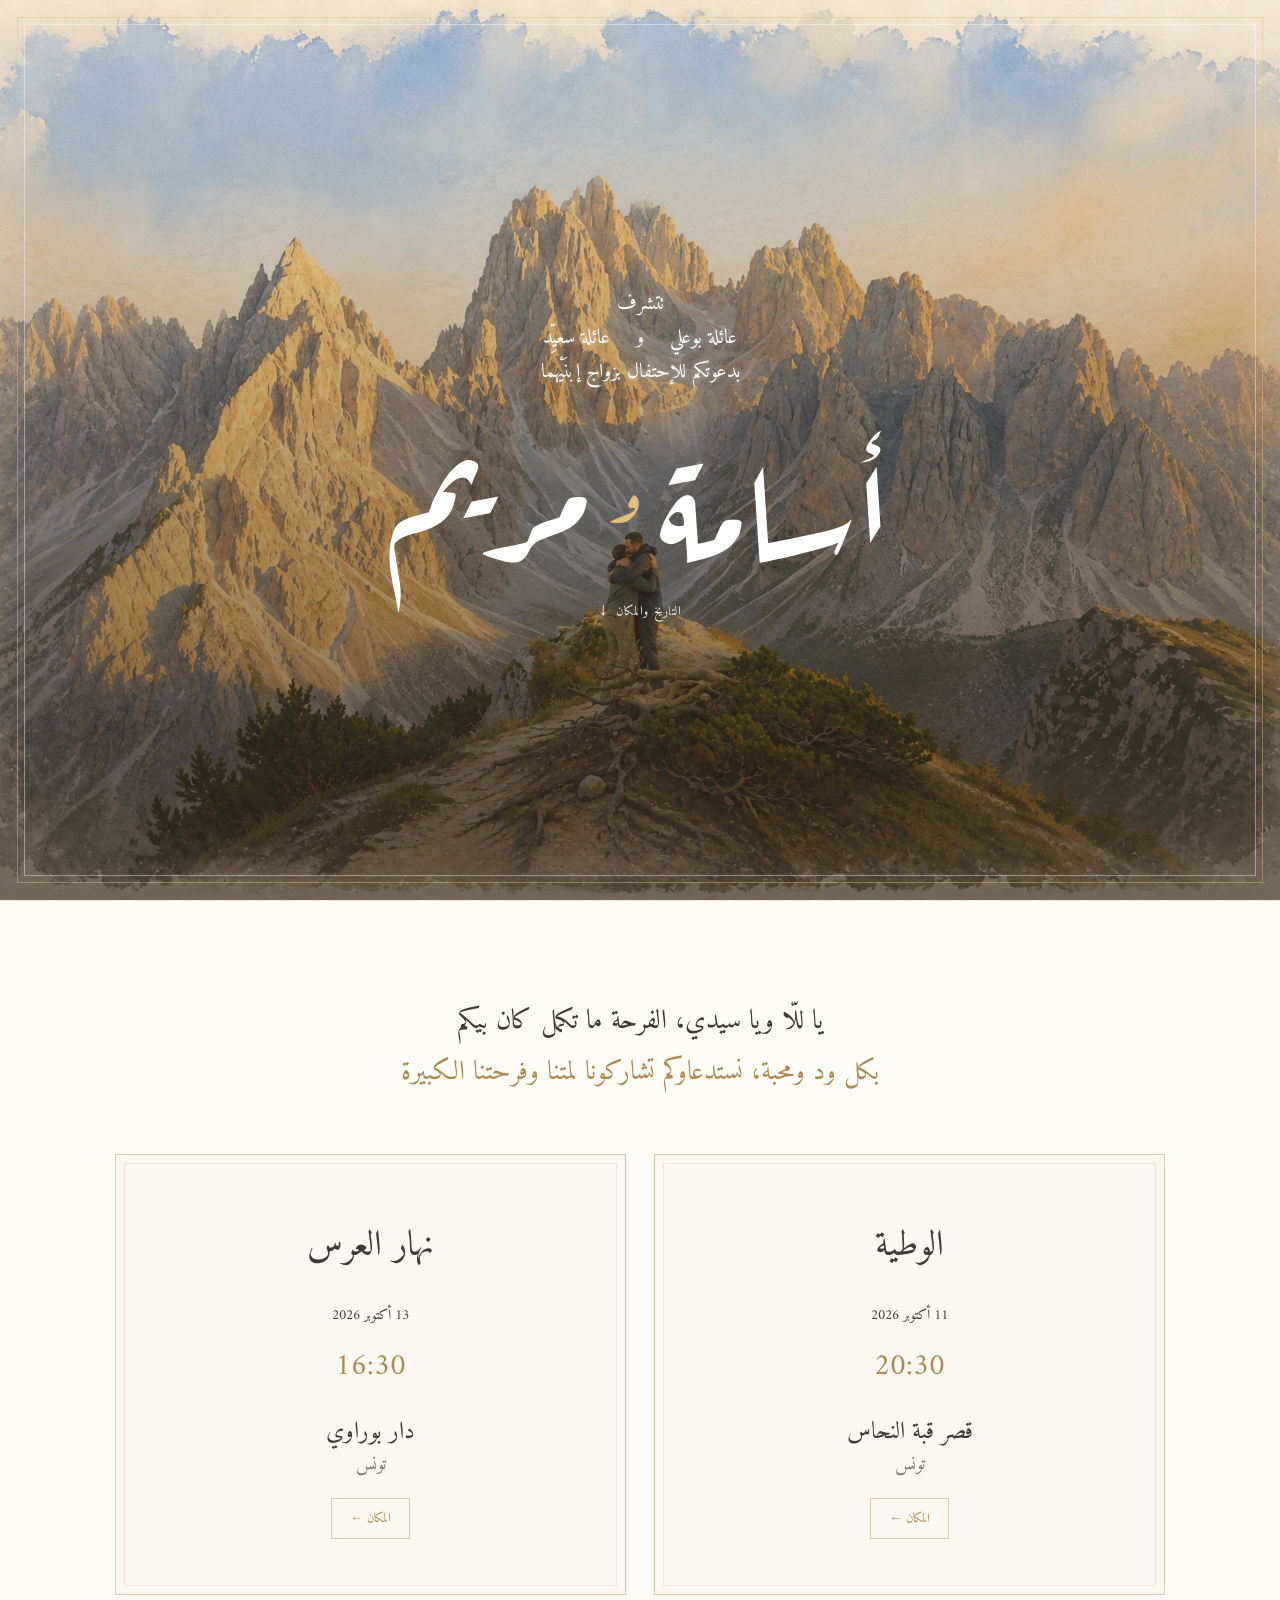
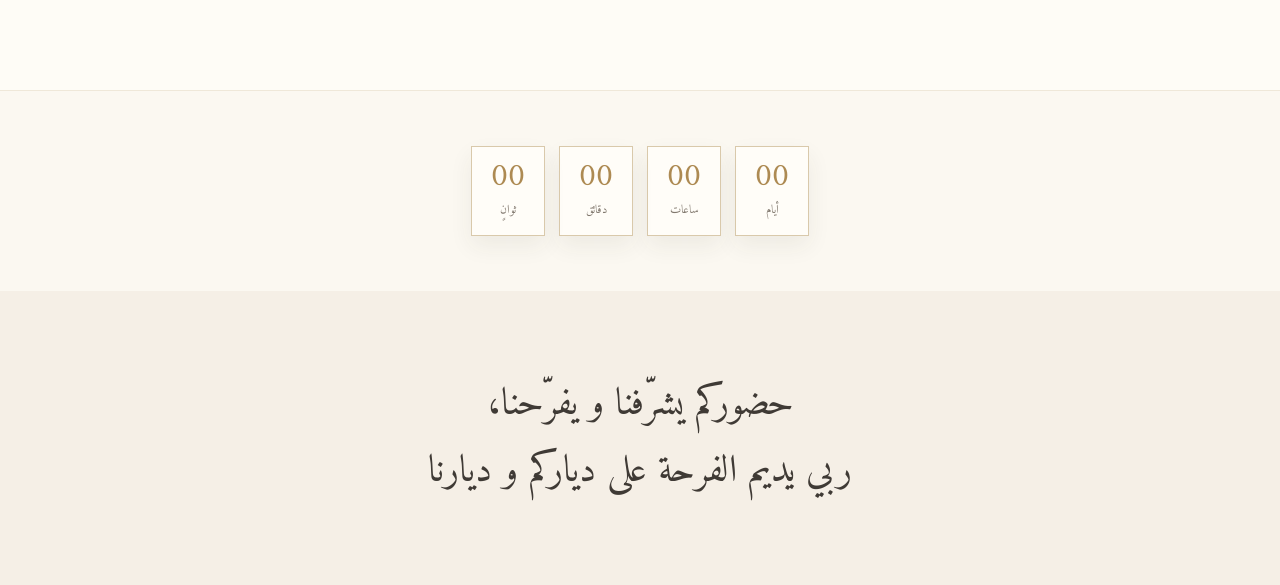
<file: index.html>
<!DOCTYPE html>
<html lang="ar" dir="rtl">
<head>
<meta charset="UTF-8">
<meta name="viewport" content="width=device-width, initial-scale=1.0">
<title>أسامة و مريم — دعوة زفاف</title>
<link rel="icon" type="image/png" href="./ring.png">

  <!-- Link preview -->
<meta property="og:title" content="Oussama & Meriem 💍">
<meta property="og:description" content="Invitation">
<meta property="og:image" content="https://wedding-oussama-meriem.com/preview.jpeg">
<meta property="og:url" content="https://wedding-oussama-meriem.com">
<meta property="og:type" content="website">
<meta property="og:site_name" content="Oussama & Meriem">

  <meta name="description" content="دعوة زفاف مريم وأسامة — 11 أكتوبر 2026 و13 أكتوبر 2026.">

<style>
  @import url('https://fonts.googleapis.com/css2?family=Aref+Ruqaa:wght@400;700&display=swap');
  @import url('https://fonts.googleapis.com/css2?family=Noto+Naskh+Arabic:wght@400;500;600;700&display=swap');
  @import url('https://fonts.googleapis.com/css2?family=Amiri:wght@400;700&display=swap');

  :root {
    --ivory: #fbf8f1;
    --paper: #fffdf8;
    --ink: #3f3a35;
    --muted: #81786e;
    --gold: #ad8a52;
    --line: #d9c9ab;
  }

  * { box-sizing: border-box; }
  html { scroll-behavior: smooth; }

  body {
    margin: 0;
    min-height: 100vh;
    color: var(--ink);
    font-family: "Amiri", serif;
    font-weight: 400;
    background-color: var(--ivory);
    background-image:
      repeating-linear-gradient(45deg, rgba(173,138,82,.045) 0 1px, transparent 1px 8px),
      repeating-linear-gradient(-45deg, rgba(173,138,82,.045) 0 1px, transparent 1px 8px),
      radial-gradient(1200px 620px at 50% -12%, rgba(173,138,82,.12), transparent 62%),
      radial-gradient(900px 520px at 50% 112%, rgba(173,138,82,.08), transparent 62%),
      linear-gradient(180deg, #fdfbf6 0%, var(--ivory) 50%, #f6f1e6 100%);
    background-attachment: fixed;
  }

  .hero {
    min-height: 100vh;
    display: flex;
    align-items: center;
    justify-content: center;
    text-align: center;
    padding: 60px 22px;
    position: relative;
    overflow: hidden;
    color: #fff;
    background:
      linear-gradient(180deg, rgba(251,248,241,.12) 0%, rgba(46,36,26,.28) 45%, rgba(35,26,18,.62) 100%),
      url("assets/imgfsfs.png") center/cover no-repeat;
  }

  .hero::before {
    content: "";
    position: absolute;
    inset: 24px;
    border: 1px solid rgba(255,255,255,.4);
    outline: 1px solid rgba(224,191,122,.45);
    outline-offset: 6px;
    pointer-events: none;
  }

  .hero .eyebrow {
    color: white;
    text-shadow: 0 0 6px rgba(255,255,255,.4);
  }
  .hero .amp { color: #e0bf7a; }
  .hero .invite-line { color: rgba(255,255,255,.92); }
  .hero .date-line { color: #e0bf7a; }
  .hero .scroll { color: rgba(255,255,255,.95); }

  .intro {
    max-width: 850px;
    width: 100%;
    display: flex;
    flex-direction: column;
    align-items: center;
    justify-content: flex-start;
    text-align: center;
    animation: fadeUp 1.2s ease both;
    padding-top: 10px;
  }

  .eyebrow {
    font-size: 20px;
    line-height: 1.7;
    color: var(--muted);
    margin: 0 auto 28px;
    width: 100%;
    text-align: center;
  }

  .eyebrow .and {
    color: white;
    margin: 0 20px;
  }

  .invite-line {
    margin: 26px 0 0;
    font-weight: 300;
    font-size: clamp(15px, 2.4vw, 19px);
    line-height: 1.8;
    color: var(--muted);
  }

  h1 {
    display: flex;
    align-items: center;
    justify-content: center;
    gap: 0.15em;
    flex-wrap: wrap;
    font-family: "Aref Ruqaa", serif;
    font-size: clamp(60px, 11vw, 140px);
    line-height: 1.1;
    font-weight: 400;
    margin: 0;
  }

  h1 span {
    display: inline-block;
  }

  .amp {
    display: inline-block;
    font-size: .42em;
    color: var(--gold);
    line-height: 1.3;
    margin: 0;
  }

  .date-line {
    margin-top: 22px;
    color: var(--gold);
    font-size: 13px;
  }

  .scroll {
    display: inline-flex;
    align-items: center;
    justify-content: center;
    gap: 8px;
    margin-top: 28px;
    color: rgba(255,255,255,.95);
    text-decoration: none;
    font-size: 13px;
    letter-spacing: 0.04em;
    animation: floatDown 2s ease-in-out infinite;
  }

  .scroll .arrow {
    display: inline-block;
    font-size: 18px;
    line-height: 1;
  }

  @keyframes floatDown {
    0%, 100% { transform: translateY(0); opacity: 0.8; }
    50% { transform: translateY(6px); opacity: 1; }
  }

  section {
    padding: 95px 22px;
  }

  .section-inner {
    max-width: 1050px;
    margin: auto;
  }

  .events {
    background: rgba(255,253,248,.82);
    border-top: 1px solid rgba(173,138,82,.18);
    border-bottom: 1px solid rgba(173,138,82,.18);
    font-family: "Amiri", serif;
  }

  .section-title {
    text-align: center;
    font-family: "Amiri", serif;
    font-weight: 400;
    font-size: 48px;
    margin: 0 0 55px;
  }

  .event-intro {
    text-align: center;
    font-size: clamp(20px, 3vw, 27px);
    line-height: 1.9;
    color: var(--ink);
    margin: 0 auto 55px;
    max-width: 680px;
  }

  .event-intro .soft {
    color: var(--gold);
  }

  .closing {
    text-align: center;
    max-width: 650px;
    margin: 55px auto 0;
    line-height: 1.9;
    color: var(--muted);
    font-size: 22px;
  }

  .event-grid {
    display: grid;
    grid-template-columns: repeat(2, 1fr);
    gap: 28px;
  }

  .event {
    text-align: center;
    padding: 55px 30px;
    border: 1px solid var(--line);
    background: var(--ivory);
    position: relative;
  }

  .event::before {
    content: "";
    position: absolute;
    inset: 8px;
    border: 1px solid rgba(173,138,82,.18);
    pointer-events: none;
  }



  .event h3 {
    font-family: "Amiri", serif;
    font-size: 36px;
    font-weight: 400;
    margin: 5px 0 25px;
  }

  .event-date {
    font-size: 14px;
    margin-bottom: 12px;
  }

  .event-time {
    font-family: "Amiri", serif;
    font-size: 30px;
    color: var(--gold);
    margin-bottom: 20px;
  }

  .place {
    font-size: 18px;
    color: var(--muted);
    line-height: 1.6;
  }

  .place strong {
    display: block;
    color: var(--ink);
    font-weight: 500;
    font-size: 24px;
  }

  .map-link {
    display: inline-block;
    margin-top: 18px;
    padding: 8px 18px;
    border: 1px solid var(--line);
    color: var(--gold);
    text-decoration: none;
    font-size: 13px;
    transition: .25s;
  }

  .map-link:hover {
    background: var(--gold);
    color: white;
  }

  .countdown-section {
    text-align: center;
    padding-top: 55px;
    padding-bottom: 55px;
  }

  .countdown-section .section-title {
    font-size: 32px;
    margin-bottom: 26px;
  }

  .countdown-sub {
    margin: 0 0 30px;
    color: var(--muted);
    font-size: 13px;
  }

  .countdown {
    display: flex;
    justify-content: center;
    gap: 14px;
    flex-wrap: wrap;
  }

  .count-box {
    min-width: 74px;
    padding: 14px 10px;
    border: 1px solid var(--line);
    background: var(--paper);
    box-shadow: 0 10px 22px rgba(61,55,45,.07);
  }

  .count-box strong {
    display: block;
    font-family: "Amiri", serif;
    font-size: 32px;
    font-weight: 400;
    line-height: 1;
    color: var(--gold);
  }

  .count-box span {
    display: block;
    margin-top: 7px;
    font-size: 12px;
    color: var(--muted);
  }

  .details {
    text-align: center;
    padding-bottom: 24px;
  }

  .details p {
    max-width: 650px;
    margin: 0 auto;
    line-height: 1.9;
    color: var(--muted);
  }


  footer {
    text-align: center;
    padding: 80px 20px;
    background: rgba(244,239,229,.9);
  }

  footer .names {
    font-family: "Amiri", serif;
    font-size: 38px;
  }

  footer p {
    color: var(--muted);
    font-size: 13px;
  }


  @keyframes fadeUp {
    from { opacity: 0; transform: translateY(20px); }
    to { opacity: 1; transform: translateY(0); }
  }

  @media (max-width: 700px) {
    .event-grid { grid-template-columns: 1fr; }
    section { padding: 70px 18px; }
    .hero::before { inset: 16px; outline-offset: 4px; }
  }
</style>
</head>

<body>
  <header class="hero">
    <div class="intro">
      <div class="eyebrow">
        تتشرف<br>
        عائلة بوعلي <span class="and">و</span> عائلة سعيِّد<br>
        بدعوتكم للإحتفال بزواج إبنَيْهما
      </div>
      <h1>
        <span>أسامة</span>
        <span class="amp">و</span>
        <span>مريم</span>
      </h1>
      <a class="scroll" href="#events">
        <span>التاريخ والمكان</span>
        <span class="arrow">↓</span>
      </a>
    </div>
  </header>

  <section class="events" id="events">
    <div class="section-inner">

      <p class="event-intro">
        يا للّا ويا سيدي، الفرحة ما تكمل كان بيكم<br>
        <span class="soft">بكل ود ومحبة، نستدعاوكم  تشاركونا  لمتنا وفرحتنا الكبيرة</span>
      </p>

      <div class="event-grid">
        <article class="event">
          <h3>الوطية</h3>
          <div class="event-date">11 أكتوبر 2026</div>
          <div class="event-time">20:30</div>
          <div class="place">
            <strong>قصر قبة النحاس</strong>
            تونس
          </div>
          <a class="map-link" href="https://maps.app.goo.gl/yHK8Vu2aBWJioWhB8" target="_blank" rel="noopener">المكان ←</a>
        </article>

        <article class="event">
          <h3> نهار العرس</h3>
          <div class="event-date">13 أكتوبر 2026</div>
          <div class="event-time">16:30</div>
          <div class="place">
            <strong>دار بوراوي</strong>
            تونس
          </div>
          <a class="map-link" href="https://maps.app.goo.gl/rtyb2e9paiuTFKTW6" target="_blank" rel="noopener">المكان   ←</a>
        </article>
      </div>
    </div>
  </section>

  <section class="countdown-section">
    <div class="section-inner">
      <div class="countdown">
        <div class="count-box"><strong id="cd-days">00</strong><span>أيام</span></div>
        <div class="count-box"><strong id="cd-hours">00</strong><span>ساعات</span></div>
        <div class="count-box"><strong id="cd-minutes">00</strong><span>دقائق</span></div>
        <div class="count-box"><strong id="cd-seconds">00</strong><span>ثوانٍ</span></div>
      </div>
    </div>
  </section>

  <footer>
    <div class="names">
      حضوركم يشرّفنا و يفرّحنا، <br>
       ربي يديم الفرحة على دياركم و ديارنا

</div>
  </footer>

  <script>
    (function () {
      const target = new Date("2026-10-13T16:30:00").getTime();
      const pad = (n) => String(n).padStart(2, "0");
      function tick() {
        const diff = Math.max(0, target - Date.now());
        const days = Math.floor(diff / 86400000);
        const hours = Math.floor((diff % 86400000) / 3600000);
        const minutes = Math.floor((diff % 3600000) / 60000);
        const seconds = Math.floor((diff % 60000) / 1000);
        document.getElementById("cd-days").textContent = pad(days);
        document.getElementById("cd-hours").textContent = pad(hours);
        document.getElementById("cd-minutes").textContent = pad(minutes);
        document.getElementById("cd-seconds").textContent = pad(seconds);
      }
      tick();
      setInterval(tick, 1000);
    })();
  </script>
</body>
</html>
</file>
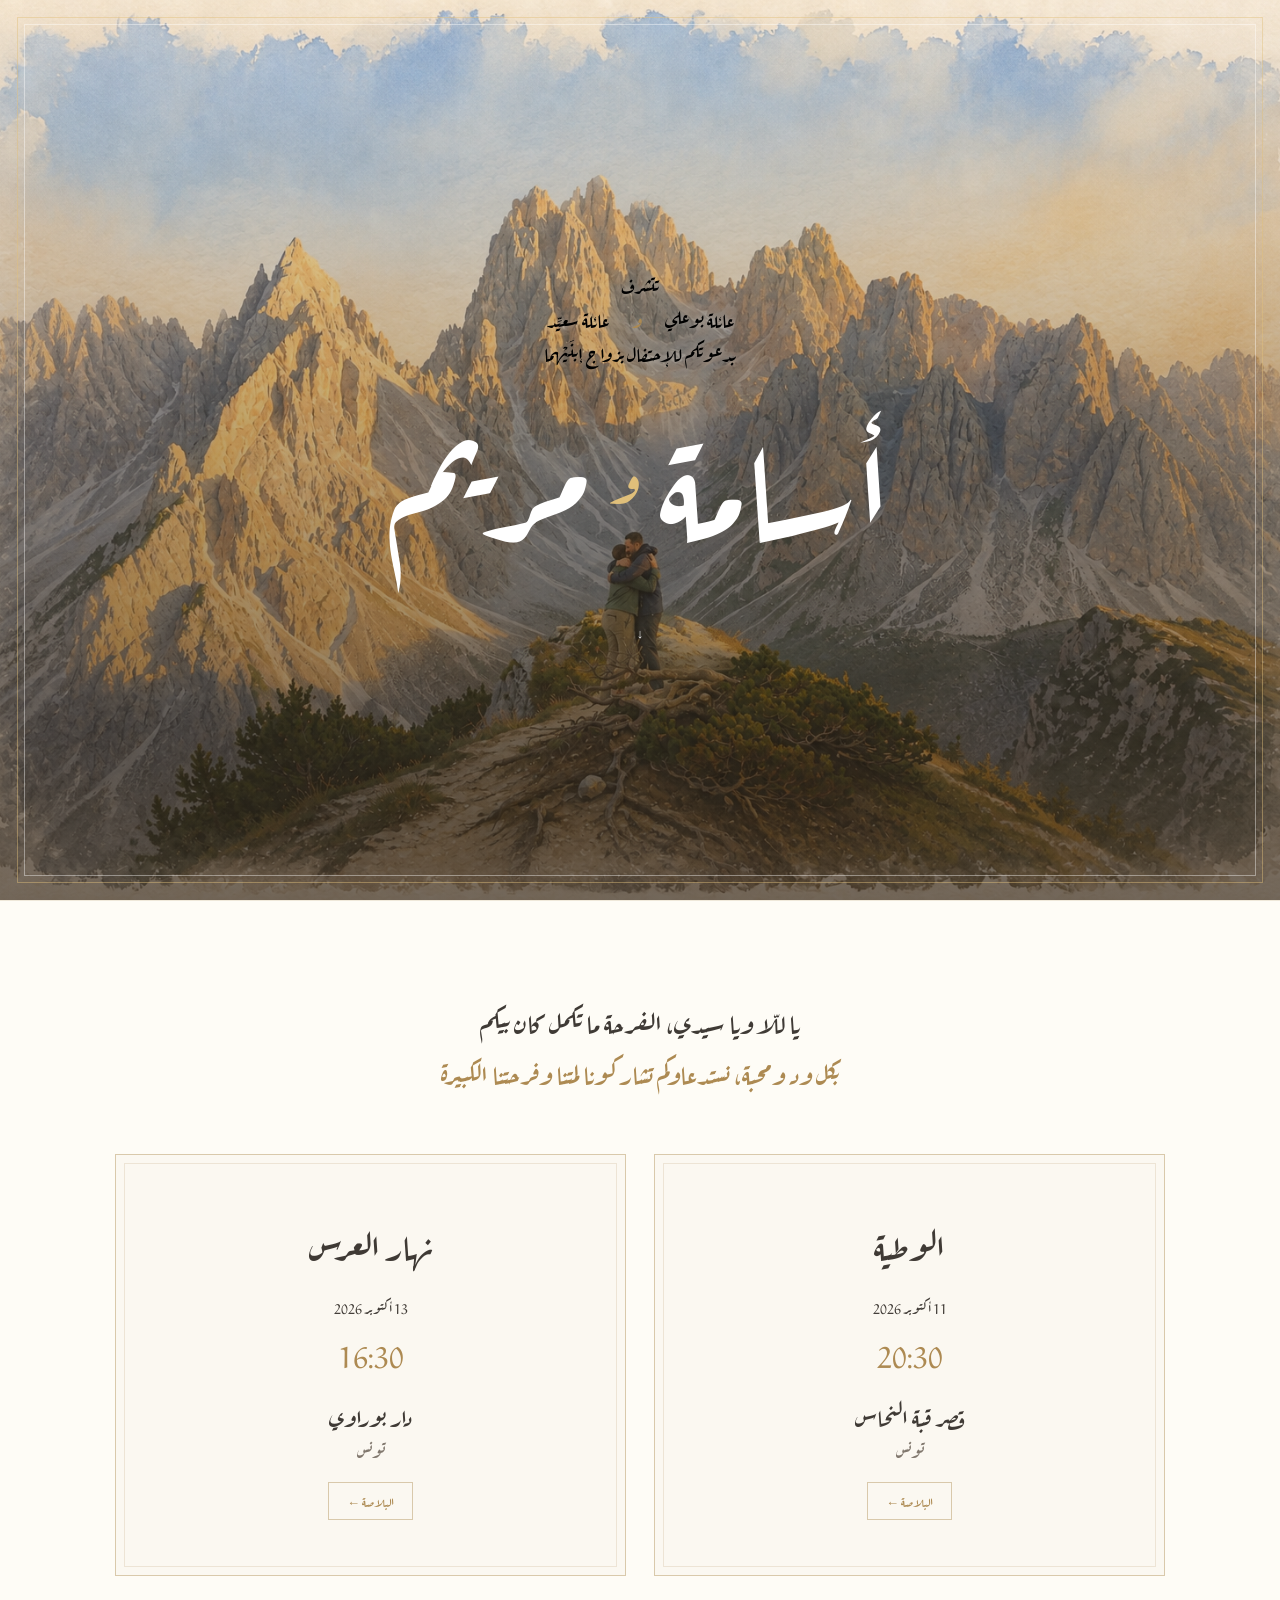
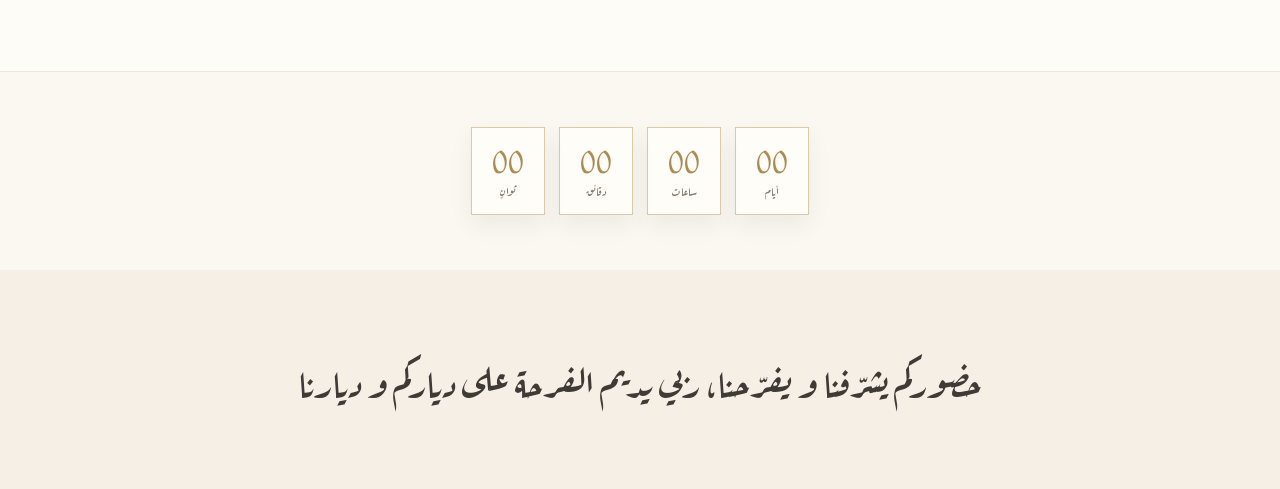
<file: wedding-scroll-invitation/index.html>
<!DOCTYPE html>
<html lang="ar" dir="rtl">
<head>
<meta charset="UTF-8">
<meta name="viewport" content="width=device-width, initial-scale=1.0">
<title>أسامة و مريم — دعوة زفاف</title>
<meta name="description" content="دعوة زفاف لمريم وأسامة — 11 أكتوبر 2026 و13 أكتوبر 2026.">
<style>
  @import url('https://fonts.googleapis.com/css2?family=Aref+Ruqaa:wght@400;700&display=swap');

  :root {
    --ivory: #fbf8f1;
    --paper: #fffdf8;
    --ink: #3f3a35;
    --muted: #81786e;
    --gold: #ad8a52;
    --line: #d9c9ab;
  }

  * { box-sizing: border-box; }
  html { scroll-behavior: smooth; }

  body {
    margin: 0;
    min-height: 100vh;
    color: var(--ink);
    font-family: "Aref Ruqaa", serif;
    font-weight: 400;
    background-color: var(--ivory);
    background-image:
      repeating-linear-gradient(45deg, rgba(173,138,82,.045) 0 1px, transparent 1px 8px),
      repeating-linear-gradient(-45deg, rgba(173,138,82,.045) 0 1px, transparent 1px 8px),
      radial-gradient(1200px 620px at 50% -12%, rgba(173,138,82,.12), transparent 62%),
      radial-gradient(900px 520px at 50% 112%, rgba(173,138,82,.08), transparent 62%),
      linear-gradient(180deg, #fdfbf6 0%, var(--ivory) 50%, #f6f1e6 100%);
    background-attachment: fixed;
  }

  .hero {
    min-height: 100vh;
    display: flex;
    align-items: center;
    justify-content: center;
    text-align: center;
    padding: 60px 22px;
    position: relative;
    overflow: hidden;
    color: #fff;
    background:
      linear-gradient(180deg, rgba(251,248,241,.12) 0%, rgba(46,36,26,.28) 45%, rgba(35,26,18,.62) 100%),
      url("assets/imgfsfs.png") center/cover no-repeat;
  }

  .hero::before {
    content: "";
    position: absolute;
    inset: 24px;
    border: 1px solid rgba(255,255,255,.4);
    outline: 1px solid rgba(224,191,122,.45);
    outline-offset: 6px;
    pointer-events: none;
  }

  .hero .eyebrow {
    color: #000;
    text-shadow: 0 0 6px rgba(255,255,255,.4);
  }
  .hero .amp { color: #e0bf7a; }
  .hero .invite-line { color: rgba(255,255,255,.92); }
  .hero .date-line { color: #e0bf7a; }
  .hero .scroll { color: rgba(255,255,255,.95); }

  .intro {
    max-width: 850px;
    width: 100%;
    display: flex;
    flex-direction: column;
    align-items: center;
    justify-content: flex-start;
    text-align: center;
    animation: fadeUp 1.2s ease both;
    padding-top: 10px;
  }

  .eyebrow {
    font-size: 20px;
    line-height: 1.7;
    color: var(--muted);
    margin: 0 auto 28px;
    width: 100%;
    text-align: center;
  }

  .eyebrow .and {
    color: var(--gold);
    margin: 0 20px;
  }

  .invite-line {
    margin: 26px 0 0;
    font-weight: 300;
    font-size: clamp(15px, 2.4vw, 19px);
    line-height: 1.8;
    color: var(--muted);
  }

  h1 {
    display: flex;
    align-items: center;
    justify-content: center;
    gap: 0.15em;
    flex-wrap: wrap;
    font-family: "Aref Ruqaa", serif;
    font-size: clamp(60px, 11vw, 140px);
    line-height: 1.1;
    font-weight: 400;
    margin: 0;
  }

  h1 span {
    display: inline-block;
  }

  .amp {
    display: inline-block;
    font-size: .42em;
    color: var(--gold);
    line-height: 1.3;
    margin: 0;
  }

  .date-line {
    margin-top: 22px;
    color: var(--gold);
    font-size: 13px;
  }

  .scroll {
    display: inline-block;
    margin-top: 70px;
    color: var(--gold);
    text-decoration: none;
    font-size: 13px;
  }

  section {
    padding: 95px 22px;
  }

  .section-inner {
    max-width: 1050px;
    margin: auto;
  }

  .events {
    background: rgba(255,253,248,.82);
    border-top: 1px solid rgba(173,138,82,.18);
    border-bottom: 1px solid rgba(173,138,82,.18);
    font-family: "Aref Ruqaa", serif;
  }

  .section-title {
    text-align: center;
    font-family: "Aref Ruqaa", serif;
    font-weight: 400;
    font-size: 48px;
    margin: 0 0 55px;
  }

  .event-intro {
    text-align: center;
    font-size: clamp(20px, 3vw, 27px);
    line-height: 1.9;
    color: var(--ink);
    margin: 0 auto 55px;
    max-width: 680px;
  }

  .event-intro .soft {
    color: var(--gold);
  }

  .closing {
    text-align: center;
    max-width: 650px;
    margin: 55px auto 0;
    line-height: 1.9;
    color: var(--muted);
    font-size: 22px;
  }

  .event-grid {
    display: grid;
    grid-template-columns: repeat(2, 1fr);
    gap: 28px;
  }

  .event {
    text-align: center;
    padding: 55px 30px;
    border: 1px solid var(--line);
    background: var(--ivory);
    position: relative;
  }

  .event::before {
    content: "";
    position: absolute;
    inset: 8px;
    border: 1px solid rgba(173,138,82,.18);
    pointer-events: none;
  }



  .event h3 {
    font-family: "Aref Ruqaa", serif;
    font-size: 36px;
    font-weight: 400;
    margin: 5px 0 25px;
  }

  .event-date {
    font-size: 14px;
    margin-bottom: 12px;
  }

  .event-time {
    font-family: "Aref Ruqaa", serif;
    font-size: 30px;
    color: var(--gold);
    margin-bottom: 20px;
  }

  .place {
    font-size: 18px;
    color: var(--muted);
    line-height: 1.6;
  }

  .place strong {
    display: block;
    color: var(--ink);
    font-weight: 500;
    font-size: 24px;
  }

  .map-link {
    display: inline-block;
    margin-top: 18px;
    padding: 8px 18px;
    border: 1px solid var(--line);
    color: var(--gold);
    text-decoration: none;
    font-size: 13px;
    transition: .25s;
  }

  .map-link:hover {
    background: var(--gold);
    color: white;
  }

  .countdown-section {
    text-align: center;
    padding-top: 55px;
    padding-bottom: 55px;
  }

  .countdown-section .section-title {
    font-size: 32px;
    margin-bottom: 26px;
  }

  .countdown-sub {
    margin: 0 0 30px;
    color: var(--muted);
    font-size: 13px;
  }

  .countdown {
    display: flex;
    justify-content: center;
    gap: 14px;
    flex-wrap: wrap;
  }

  .count-box {
    min-width: 74px;
    padding: 14px 10px;
    border: 1px solid var(--line);
    background: var(--paper);
    box-shadow: 0 10px 22px rgba(61,55,45,.07);
  }

  .count-box strong {
    display: block;
    font-family: "Aref Ruqaa", serif;
    font-size: 32px;
    font-weight: 400;
    line-height: 1;
    color: var(--gold);
  }

  .count-box span {
    display: block;
    margin-top: 7px;
    font-size: 12px;
    color: var(--muted);
  }

  .details {
    text-align: center;
    padding-bottom: 24px;
  }

  .details p {
    max-width: 650px;
    margin: 0 auto;
    line-height: 1.9;
    color: var(--muted);
  }


  footer {
    text-align: center;
    padding: 80px 20px;
    background: rgba(244,239,229,.9);
  }

  footer .names {
    font-family: "Aref Ruqaa", serif;
    font-size: 38px;
  }

  footer p {
    color: var(--muted);
    font-size: 13px;
  }


  @keyframes fadeUp {
    from { opacity: 0; transform: translateY(20px); }
    to { opacity: 1; transform: translateY(0); }
  }

  @media (max-width: 700px) {
    .event-grid { grid-template-columns: 1fr; }
    section { padding: 70px 18px; }
    .hero::before { inset: 16px; outline-offset: 4px; }
  }
</style>
</head>

<body>
  <header class="hero">
    <div class="intro">
      <div class="eyebrow">
        تتشرف<br>
        عائلة بوعلي <span class="and">و</span> عائلة سعيِّد<br>
        بدعوتكم للإحتفال بزواج إبنَيْهما
      </div>
      <h1>
        <span>أسامة</span>
        <span class="amp">و</span>
        <span>مريم</span>
      </h1>
      <a class="scroll" href="#events">↓</a>
    </div>
  </header>

  <section class="events" id="events">
    <div class="section-inner">

      <p class="event-intro">
        يا للّا ويا سيدي، الفرحة ما تكمل كان بيكم<br>
        <span class="soft">بكل ود ومحبة، نستدعاوكم تشاركونا لمتنا وفرحتنا الكبيرة</span>
      </p>

      <div class="event-grid">
        <article class="event">
          <h3>الوطية</h3>
          <div class="event-date">11 أكتوبر 2026</div>
          <div class="event-time">20:30</div>
          <div class="place">
            <strong>قصر قبة النحاس</strong>
            تونس
          </div>
          <a class="map-link" href="https://www.google.com/maps/search/?api=1&query=Kobbet+Ennhas+Palace+Tunis" target="_blank" rel="noopener">البلاصة ←</a>
        </article>

        <article class="event">
          <h3> نهار العرس</h3>
          <div class="event-date">13 أكتوبر 2026</div>
          <div class="event-time">16:30</div>
          <div class="place">
            <strong>دار بوراوي</strong>
            تونس
          </div>
          <a class="map-link" href="https://www.google.com/maps/search/?api=1&query=Dar+Bouraoui+Tunis" target="_blank" rel="noopener">البلاصة   ←</a>
        </article>
      </div>
    </div>
  </section>

  <section class="countdown-section">
    <div class="section-inner">
      <div class="countdown">
        <div class="count-box"><strong id="cd-days">00</strong><span>أيام</span></div>
        <div class="count-box"><strong id="cd-hours">00</strong><span>ساعات</span></div>
        <div class="count-box"><strong id="cd-minutes">00</strong><span>دقائق</span></div>
        <div class="count-box"><strong id="cd-seconds">00</strong><span>ثوانٍ</span></div>
      </div>
    </div>
  </section>

  <footer>
    <div class="names">حضوركم يشرّفنا و يفرّحنا، ربي يديم الفرحة على دياركم و ديارنا

</div>
  </footer>

  <script>
    (function () {
      const target = new Date("2026-10-13T16:30:00").getTime();
      const pad = (n) => String(n).padStart(2, "0");
      function tick() {
        const diff = Math.max(0, target - Date.now());
        const days = Math.floor(diff / 86400000);
        const hours = Math.floor((diff % 86400000) / 3600000);
        const minutes = Math.floor((diff % 3600000) / 60000);
        const seconds = Math.floor((diff % 60000) / 1000);
        document.getElementById("cd-days").textContent = pad(days);
        document.getElementById("cd-hours").textContent = pad(hours);
        document.getElementById("cd-minutes").textContent = pad(minutes);
        document.getElementById("cd-seconds").textContent = pad(seconds);
      }
      tick();
      setInterval(tick, 1000);
    })();
  </script>
</body>
</html>
</file>
